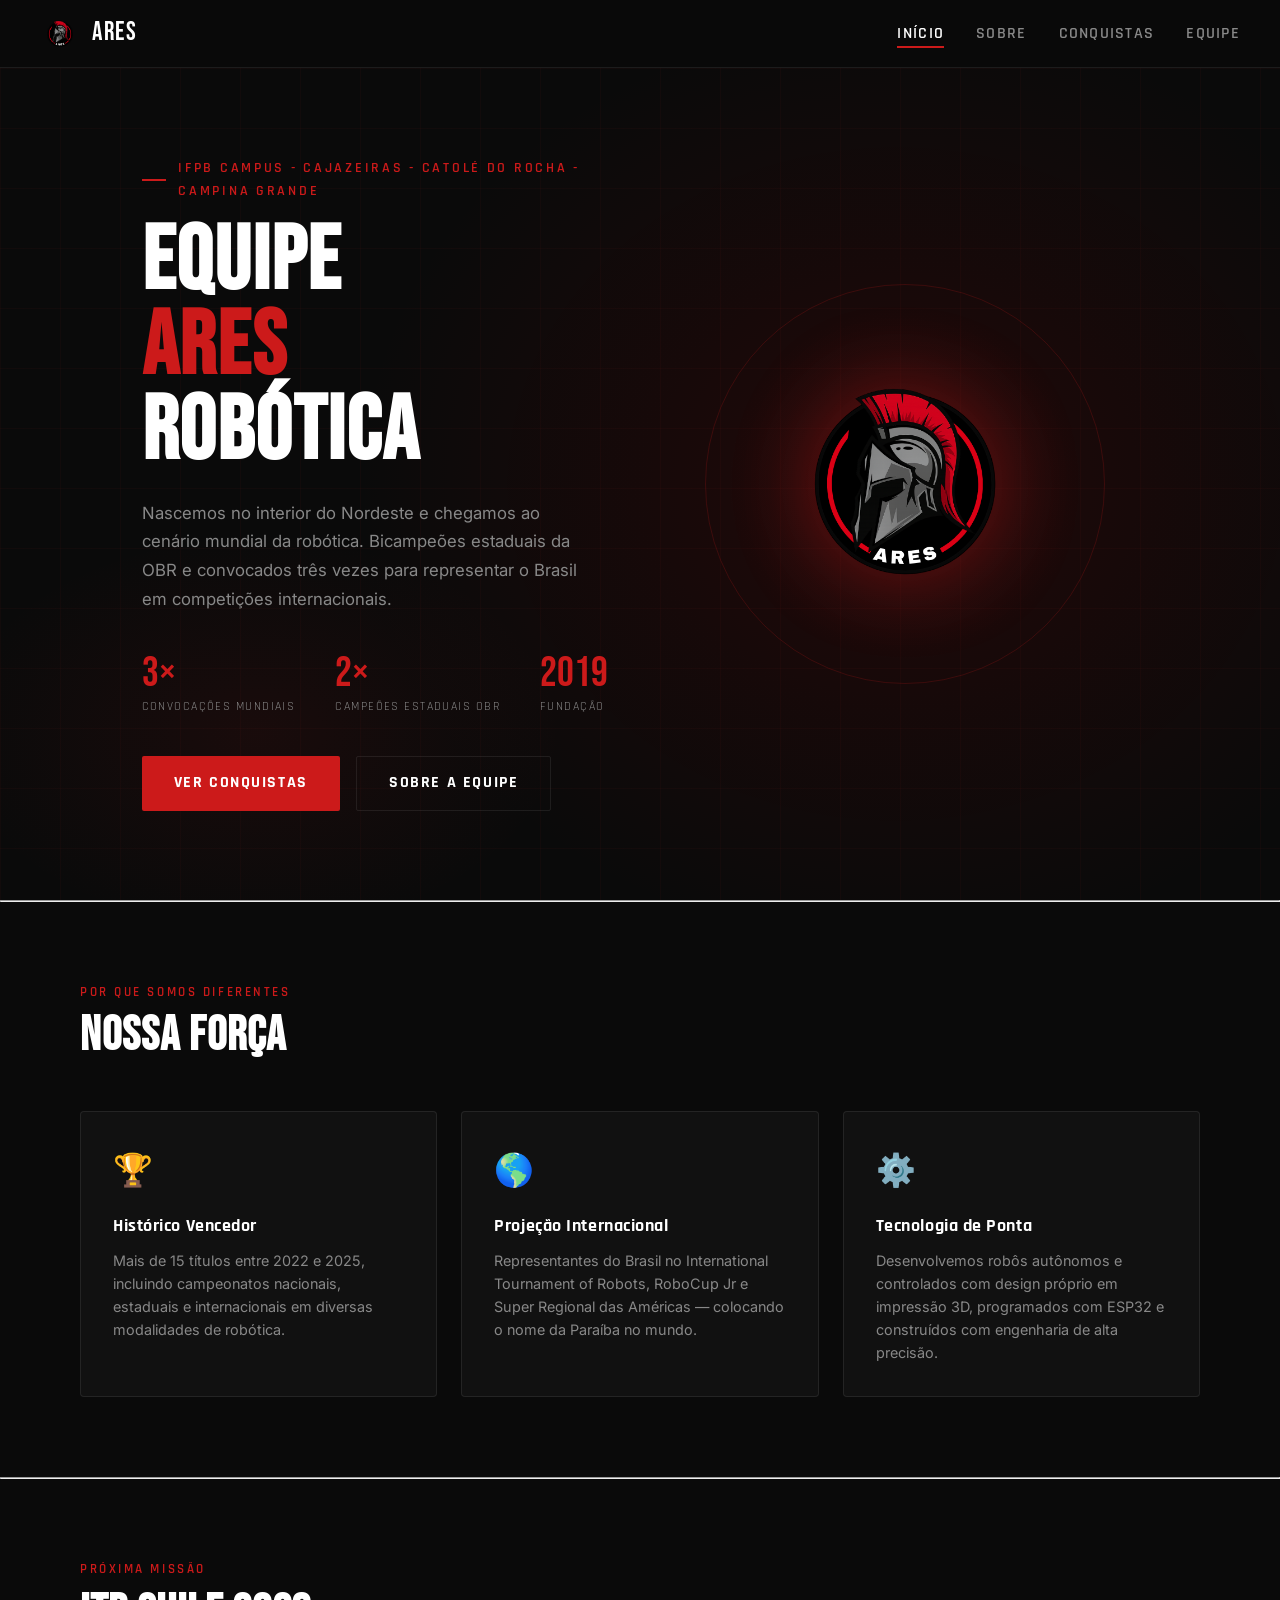
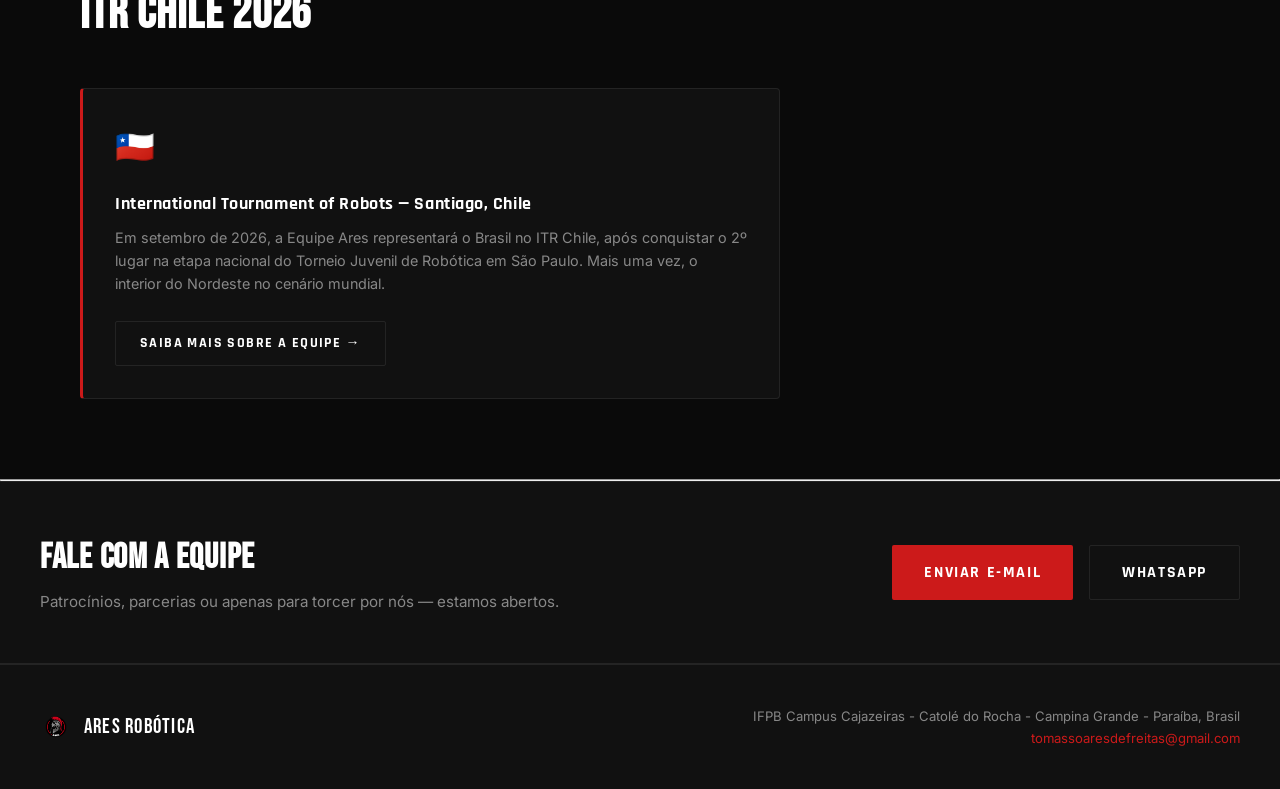
<file: index.html>
<!DOCTYPE html>
<html lang="pt-BR">
<head>
  <meta charset="UTF-8" />
  <meta name="viewport" content="width=device-width, initial-scale=1.0" />
  <title>Equipe Ares — Robótica IFPB</title>
  <meta name="description" content="Equipe Ares de Robótica — IFPB Campus Cajazeiras. Bicampeã estadual da OBR, representante do Brasil em competições mundiais." />
  <link rel="stylesheet" href="css/style.css" />
  <link rel="icon" href="assets/images/logo.png" />
</head>
<body>

  <!-- NAVBAR -->
  <nav class="navbar">
    <a class="nav-logo" href="index.html">
      <img src="assets/images/logo.png" alt="Logo Ares" />
      <span>ARES</span>
    </a>
    <ul class="nav-links">
      <li><a href="index.html">Início</a></li>
      <li><a href="sobre.html">Sobre</a></li>
      <li><a href="conquistas.html">Conquistas</a></li>
      <li><a href="equipe.html">Equipe</a></li>
    </ul>
    <button class="nav-toggle" aria-label="Menu">
      <span></span><span></span><span></span>
    </button>
  </nav>

  <main class="page-content">

    <!-- HERO -->
    <section class="hero">
      <div class="hero-bg"></div>
      <div class="hero-content">
        <div class="hero-text">
          <p class="eyebrow">IFPB Campus - Cajazeiras - Catolé do Rocha - Campina Grande </p>
          <h1>EQUIPE<br /><em>ARES</em><br />ROBÓTICA</h1>
          <p>
            Nascemos no interior do Nordeste e chegamos ao cenário mundial da robótica.
            Bicampeões estaduais da OBR e convocados três vezes para representar o Brasil
            em competições internacionais.
          </p>
          <div class="hero-stats">
            <div class="stat-item">
              <div class="num">3×</div>
              <div class="label">Convocações Mundiais</div>
            </div>
            <div class="stat-item">
              <div class="num">2×</div>
              <div class="label">Campeões Estaduais OBR</div>
            </div>
            <div class="stat-item">
              <div class="num">2019</div>
              <div class="label">Fundação</div>
            </div>
          </div>
          <div class="btn-group">
            <a href="conquistas.html" class="btn btn-primary">Ver Conquistas</a>
            <a href="sobre.html" class="btn btn-outline">Sobre a Equipe</a>
          </div>
        </div>
        <div class="hero-visual">
          <div class="hero-logo-wrap">
            <img src="assets/images/logo.png" alt="Ares Logo" />
          </div>
        </div>
      </div>
    </section>

    <hr class="section-divider" />

    <!-- DESTAQUES -->
    <div class="section">
      <div class="section-header">
        <p class="section-eyebrow">Por que somos diferentes</p>
        <h2 class="section-title">NOSSA FORÇA</h2>
      </div>
      <div class="highlights-grid">
        <div class="card highlight-card">
          <div class="icon">🏆</div>
          <h3>Histórico Vencedor</h3>
          <p>
            Mais de 15 títulos entre 2022 e 2025, incluindo campeonatos nacionais,
            estaduais e internacionais em diversas modalidades de robótica.
          </p>
        </div>
        <div class="card highlight-card">
          <div class="icon">🌎</div>
          <h3>Projeção Internacional</h3>
          <p>
            Representantes do Brasil no International Tournament of Robots, RoboCup Jr
            e Super Regional das Américas — colocando o nome da Paraíba no mundo.
          </p>
        </div>
        <div class="card highlight-card">
          <div class="icon">⚙️</div>
          <h3>Tecnologia de Ponta</h3>
          <p>
            Desenvolvemos robôs autônomos e controlados com design próprio em impressão 3D,
            programados com ESP32 e construídos com engenharia de alta precisão.
          </p>
        </div>
      </div>
    </div>

    <hr class="section-divider" />

    <!-- ITR 2026 CHAMADA -->
    <div class="section">
      <div class="section-header">
        <p class="section-eyebrow">Próxima missão</p>
        <h2 class="section-title">ITR CHILE 2026</h2>
      </div>
      <div class="card highlight-card" style="max-width: 700px; border-left: 3px solid var(--red);">
        <div class="icon">🇨🇱</div>
        <h3>International Tournament of Robots — Santiago, Chile</h3>
        <p>
          Em setembro de 2026, a Equipe Ares representará o Brasil no ITR Chile,
          após conquistar o 2º lugar na etapa nacional do Torneio Juvenil de Robótica
          em São Paulo. Mais uma vez, o interior do Nordeste no cenário mundial.
        </p>
        <br />
        <a href="sobre.html" class="btn btn-outline" style="font-size:0.88rem; padding: 0.65rem 1.5rem;">Saiba mais sobre a equipe →</a>
      </div>
    </div>

    <hr class="section-divider" />

    <!-- CONTATO -->
    <div class="contato-strip">
      <div class="contato-inner">
        <div>
          <h2>FALE COM A EQUIPE</h2>
          <p>Patrocínios, parcerias ou apenas para torcer por nós — estamos abertos.</p>
        </div>
        <div class="contato-links">
          <a href="mailto:tomassoaresdefreitas@gmail.com" class="btn btn-primary">Enviar E-mail</a>
          <a href="https://wa.me/5584996183946" target="_blank" class="btn btn-outline">WhatsApp</a>
        </div>
      </div>
    </div>

  </main>

  <!-- FOOTER -->
  <footer>
    <div class="footer-inner">
      <div class="footer-brand">
        <img src="assets/images/logo.png" alt="Ares" />
        <span>ARES ROBÓTICA</span>
      </div>
      <div class="footer-info">
        IFPB Campus Cajazeiras - Catolé do Rocha - Campina Grande - Paraíba, Brasil<br />
        <a href="mailto:tomassoaresdefreitas@gmail.com">tomassoaresdefreitas@gmail.com</a>
      </div>
    </div>
  </footer>

  <script src="js/main.js"></script>
</body>
</html>
</file>
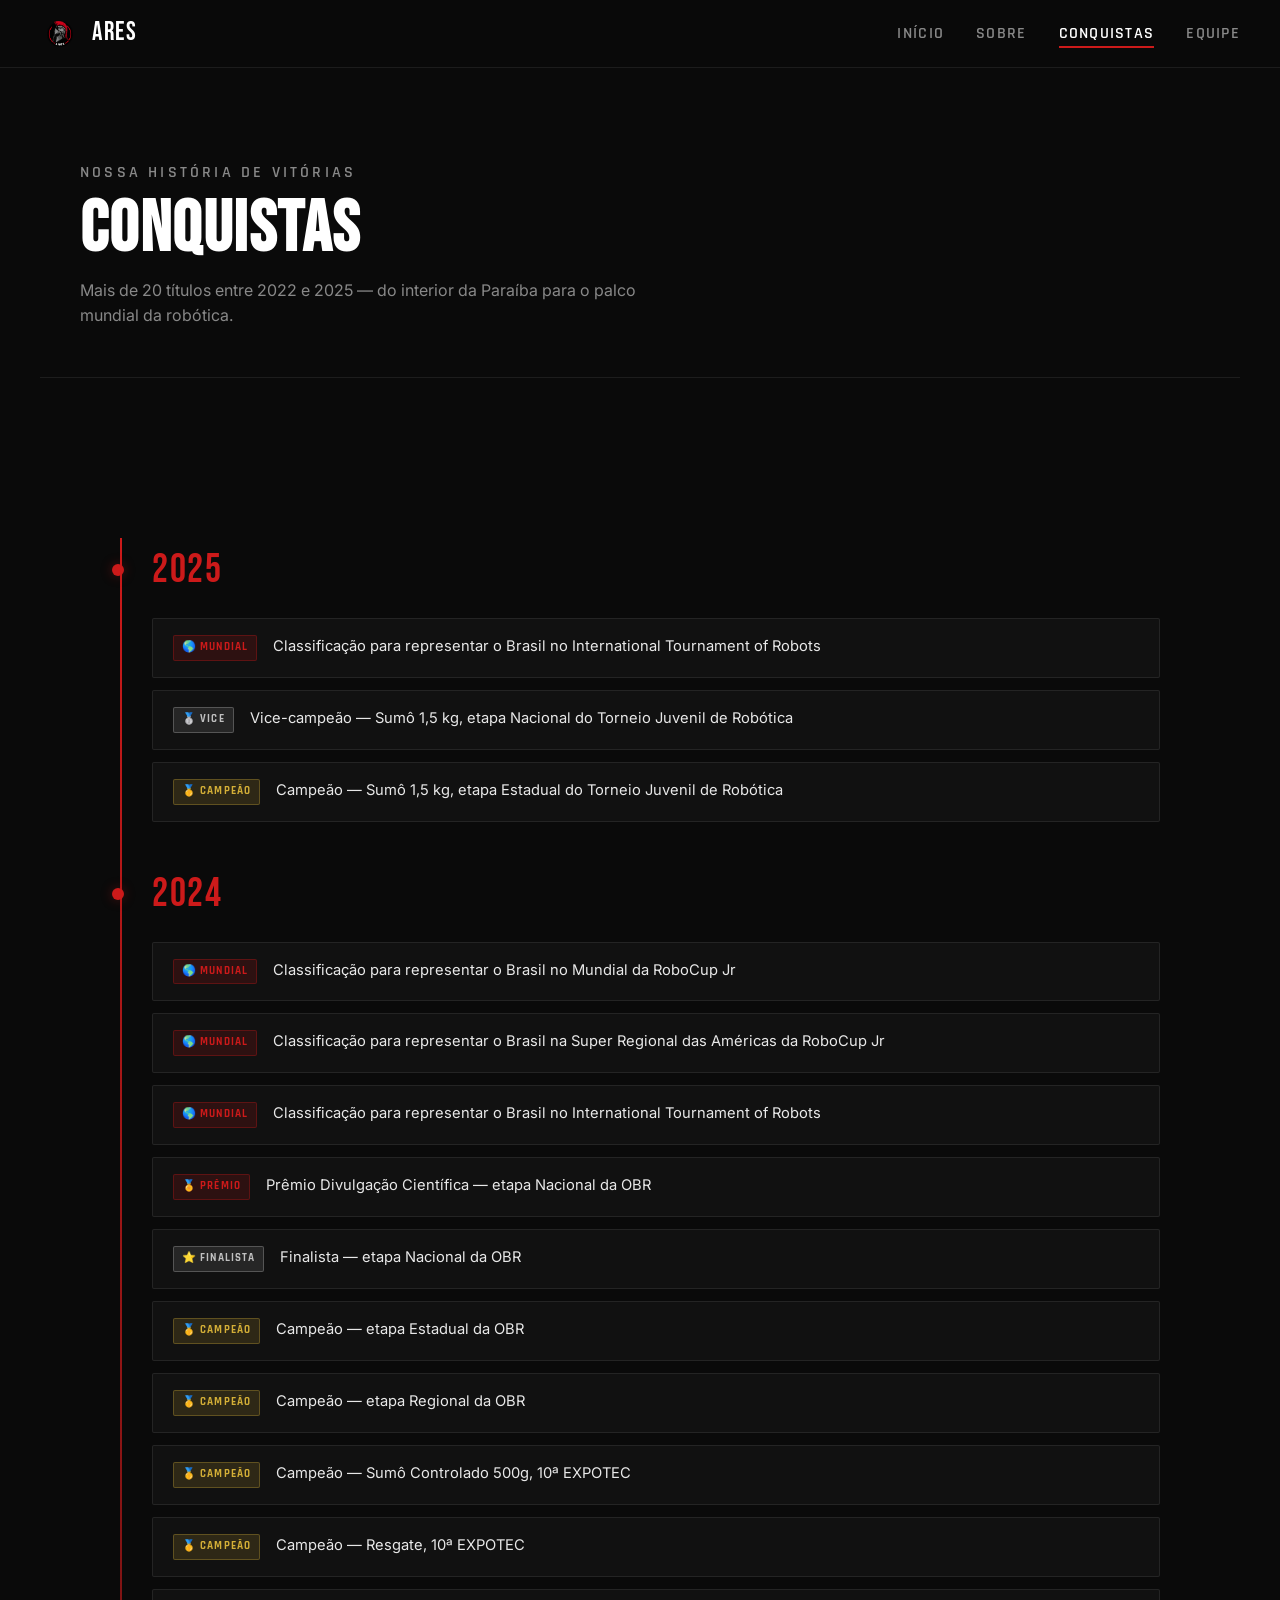
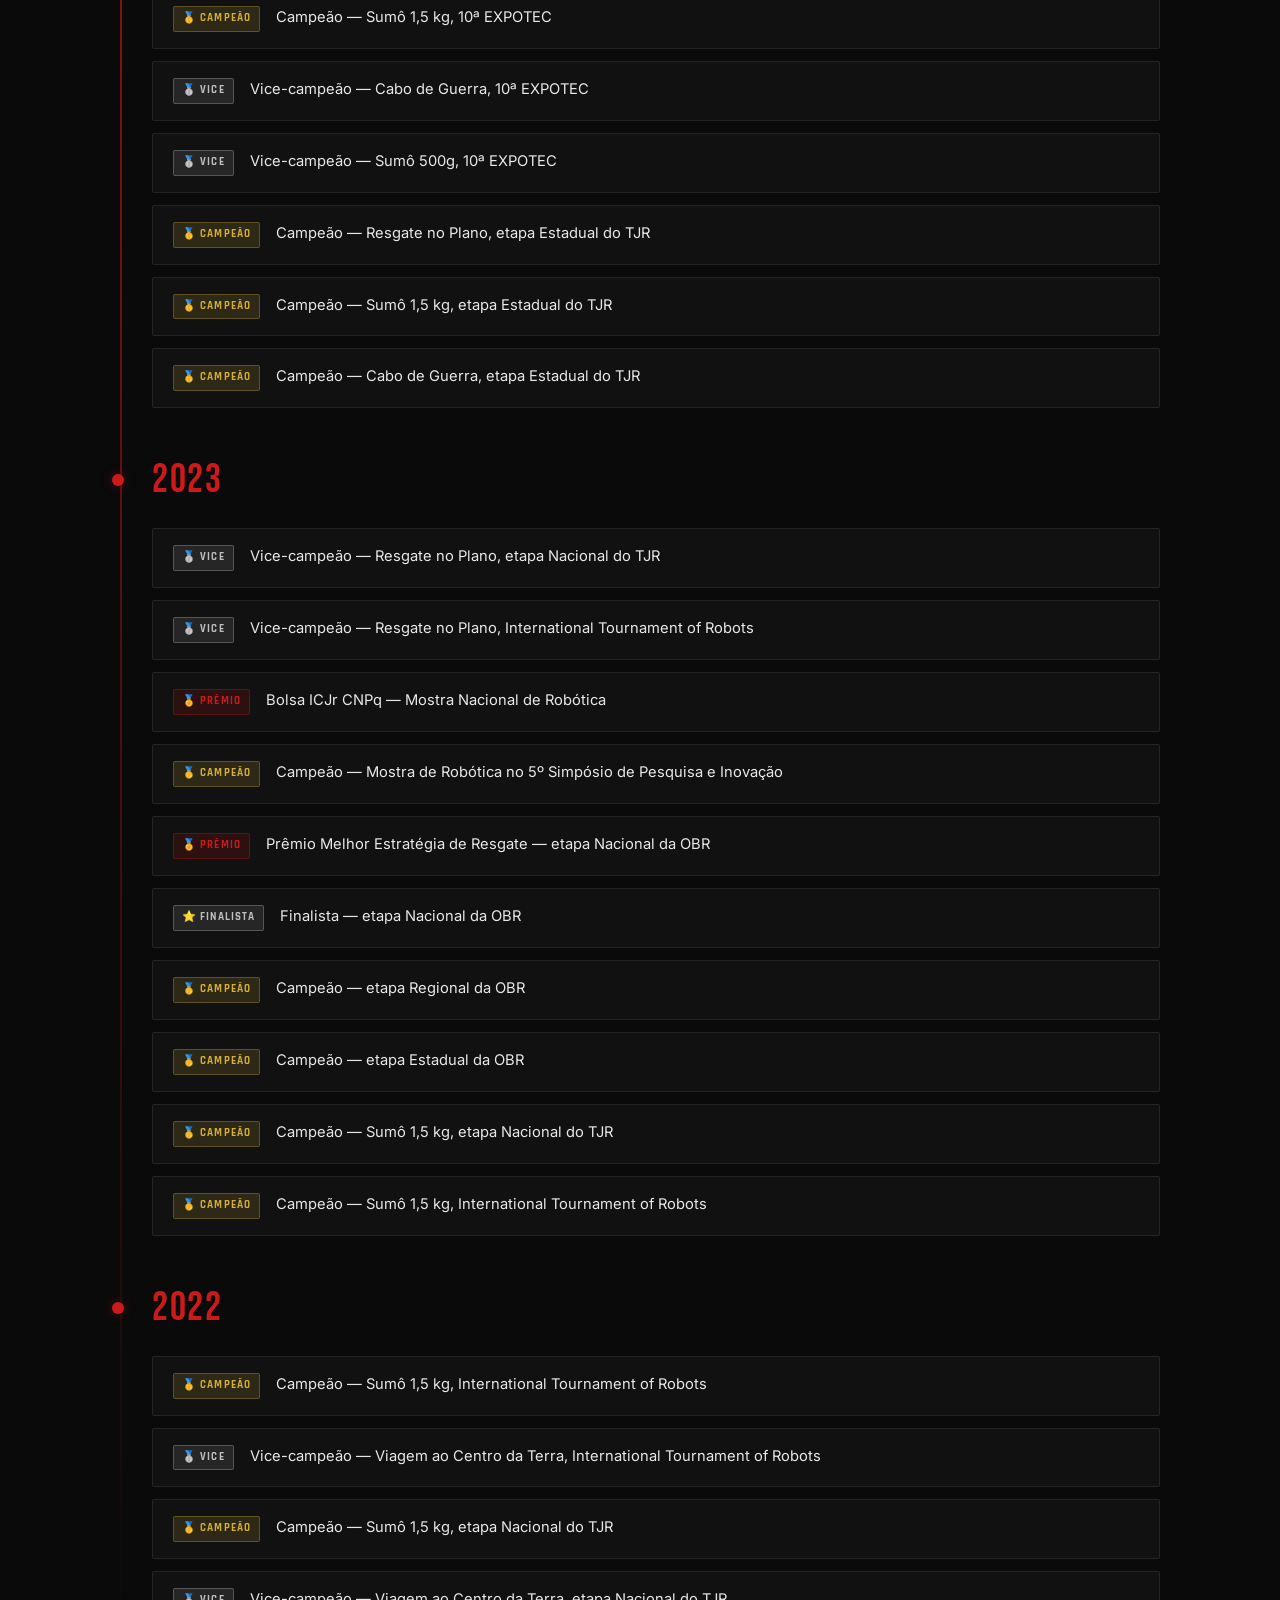
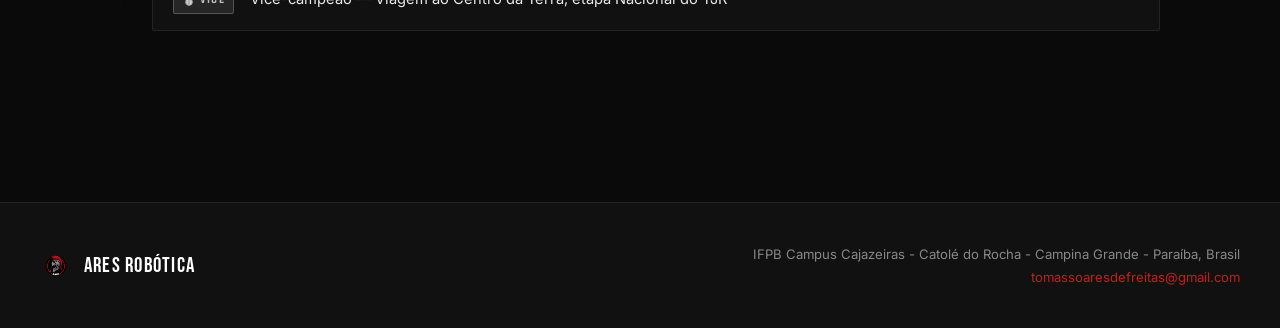
<file: conquistas.html>
<!DOCTYPE html>
<html lang="pt-BR">
<head>
  <meta charset="UTF-8" />
  <meta name="viewport" content="width=device-width, initial-scale=1.0" />
  <title>Conquistas — Equipe Ares Robótica</title>
  <link rel="stylesheet" href="css/style.css" />
  <link rel="icon" href="assets/images/logo.png" />
</head>
<body>

  <nav class="navbar">
    <a class="nav-logo" href="index.html">
      <img src="assets/images/logo.png" alt="Logo Ares" />
      <span>ARES</span>
    </a>
    <ul class="nav-links">
      <li><a href="index.html">Início</a></li>
      <li><a href="sobre.html">Sobre</a></li>
      <li><a href="conquistas.html">Conquistas</a></li>
      <li><a href="equipe.html">Equipe</a></li>
    </ul>
    <button class="nav-toggle" aria-label="Menu">
      <span></span><span></span><span></span>
    </button>
  </nav>

  <main class="page-content">

    <div class="page-hero">
      <p class="section-eyebrow">Nossa história de vitórias</p>
      <h1>CONQUISTAS</h1>
      <p>Mais de 20 títulos entre 2022 e 2025 — do interior da Paraíba para o palco mundial da robótica.</p>
    </div>

    <div class="section" style="padding-bottom: 0;">
      <div> 

<div class="section">
      <div class="timeline">

        <!-- 2025 -->
        <div class="timeline-year">
          <div class="year-label">2025</div>
          <div class="conquistas-list">
            <div class="conquista-item">
              <span class="badge badge-special">🌎 Mundial</span>
              <span>Classificação para representar o Brasil no International Tournament of Robots</span>
            </div>
            <div class="conquista-item">
              <span class="badge badge-silver">🥈 Vice</span>
              <span>Vice-campeão — Sumô 1,5 kg, etapa Nacional do Torneio Juvenil de Robótica</span>
            </div>
            <div class="conquista-item">
              <span class="badge badge-gold">🥇 Campeão</span>
              <span>Campeão — Sumô 1,5 kg, etapa Estadual do Torneio Juvenil de Robótica</span>
            </div>
          </div>
        </div>

        <!-- 2024 -->
        <div class="timeline-year">
          <div class="year-label">2024</div>
          <div class="conquistas-list">
            <div class="conquista-item">
              <span class="badge badge-special">🌎 Mundial</span>
              <span>Classificação para representar o Brasil no Mundial da RoboCup Jr</span>
            </div>
            <div class="conquista-item">
              <span class="badge badge-special">🌎 Mundial</span>
              <span>Classificação para representar o Brasil na Super Regional das Américas da RoboCup Jr</span>
            </div>
            <div class="conquista-item">
              <span class="badge badge-special">🌎 Mundial</span>
              <span>Classificação para representar o Brasil no International Tournament of Robots</span>
            </div>
            <div class="conquista-item">
              <span class="badge badge-special">🏅 Prêmio</span>
              <span>Prêmio Divulgação Científica — etapa Nacional da OBR</span>
            </div>
            <div class="conquista-item">
              <span class="badge badge-silver">⭐ Finalista</span>
              <span>Finalista — etapa Nacional da OBR</span>
            </div>
            <div class="conquista-item">
              <span class="badge badge-gold">🥇 Campeão</span>
              <span>Campeão — etapa Estadual da OBR</span>
            </div>
            <div class="conquista-item">
              <span class="badge badge-gold">🥇 Campeão</span>
              <span>Campeão — etapa Regional da OBR</span>
            </div>
            <div class="conquista-item">
              <span class="badge badge-gold">🥇 Campeão</span>
              <span>Campeão — Sumô Controlado 500g, 10ª EXPOTEC</span>
            </div>
            <div class="conquista-item">
              <span class="badge badge-gold">🥇 Campeão</span>
              <span>Campeão — Resgate, 10ª EXPOTEC</span>
            </div>
            <div class="conquista-item">
              <span class="badge badge-gold">🥇 Campeão</span>
              <span>Campeão — Sumô 1,5 kg, 10ª EXPOTEC</span>
            </div>
            <div class="conquista-item">
              <span class="badge badge-silver">🥈 Vice</span>
              <span>Vice-campeão — Cabo de Guerra, 10ª EXPOTEC</span>
            </div>
            <div class="conquista-item">
              <span class="badge badge-silver">🥈 Vice</span>
              <span>Vice-campeão — Sumô 500g, 10ª EXPOTEC</span>
            </div>
            <div class="conquista-item">
              <span class="badge badge-gold">🥇 Campeão</span>
              <span>Campeão — Resgate no Plano, etapa Estadual do TJR</span>
            </div>
            <div class="conquista-item">
              <span class="badge badge-gold">🥇 Campeão</span>
              <span>Campeão — Sumô 1,5 kg, etapa Estadual do TJR</span>
            </div>
            <div class="conquista-item">
              <span class="badge badge-gold">🥇 Campeão</span>
              <span>Campeão — Cabo de Guerra, etapa Estadual do TJR</span>
            </div>
          </div>
        </div>

        <!-- 2023 -->
        <div class="timeline-year">
          <div class="year-label">2023</div>
          <div class="conquistas-list">
            <div class="conquista-item">
              <span class="badge badge-silver">🥈 Vice</span>
              <span>Vice-campeão — Resgate no Plano, etapa Nacional do TJR</span>
            </div>
            <div class="conquista-item">
              <span class="badge badge-silver">🥈 Vice</span>
              <span>Vice-campeão — Resgate no Plano, International Tournament of Robots</span>
            </div>
            <div class="conquista-item">
              <span class="badge badge-special">🏅 Prêmio</span>
              <span>Bolsa ICJr CNPq — Mostra Nacional de Robótica</span>
            </div>
            <div class="conquista-item">
              <span class="badge badge-gold">🥇 Campeão</span>
              <span>Campeão — Mostra de Robótica no 5º Simpósio de Pesquisa e Inovação</span>
            </div>
            <div class="conquista-item">
              <span class="badge badge-special">🏅 Prêmio</span>
              <span>Prêmio Melhor Estratégia de Resgate — etapa Nacional da OBR</span>
            </div>
            <div class="conquista-item">
              <span class="badge badge-silver">⭐ Finalista</span>
              <span>Finalista — etapa Nacional da OBR</span>
            </div>
            <div class="conquista-item">
              <span class="badge badge-gold">🥇 Campeão</span>
              <span>Campeão — etapa Regional da OBR</span>
            </div>
            <div class="conquista-item">
              <span class="badge badge-gold">🥇 Campeão</span>
              <span>Campeão — etapa Estadual da OBR</span>
            </div>
            <div class="conquista-item">
              <span class="badge badge-gold">🥇 Campeão</span>
              <span>Campeão — Sumô 1,5 kg, etapa Nacional do TJR</span>
            </div>
            <div class="conquista-item">
              <span class="badge badge-gold">🥇 Campeão</span>
              <span>Campeão — Sumô 1,5 kg, International Tournament of Robots</span>
            </div>
          </div>
        </div>

        <!-- 2022 -->
        <div class="timeline-year">
          <div class="year-label">2022</div>
          <div class="conquistas-list">
            <div class="conquista-item">
              <span class="badge badge-gold">🥇 Campeão</span>
              <span>Campeão — Sumô 1,5 kg, International Tournament of Robots</span>
            </div>
            <div class="conquista-item">
              <span class="badge badge-silver">🥈 Vice</span>
              <span>Vice-campeão — Viagem ao Centro da Terra, International Tournament of Robots</span>
            </div>
            <div class="conquista-item">
              <span class="badge badge-gold">🥇 Campeão</span>
              <span>Campeão — Sumô 1,5 kg, etapa Nacional do TJR</span>
            </div>
            <div class="conquista-item">
              <span class="badge badge-silver">🥈 Vice</span>
              <span>Vice-campeão — Viagem ao Centro da Terra, etapa Nacional do TJR</span>
            </div>
          </div>
        </div>

      </div><!-- /timeline -->
    </div>
      </div>
    </div>
    <br><br>



  </main>

  <footer>
    <div class="footer-inner">
      <div class="footer-brand">
        <img src="assets/images/logo.png" alt="Ares" />
        <span>ARES ROBÓTICA</span>
      </div>
      <div class="footer-info">
        IFPB Campus Cajazeiras - Catolé do Rocha - Campina Grande - Paraíba, Brasil<br />
        <a href="mailto:tomassoaresdefreitas@gmail.com">tomassoaresdefreitas@gmail.com</a>
      </div>
    </div>
  </footer>

  <script src="js/main.js"></script>
</body>
</html>
</file>
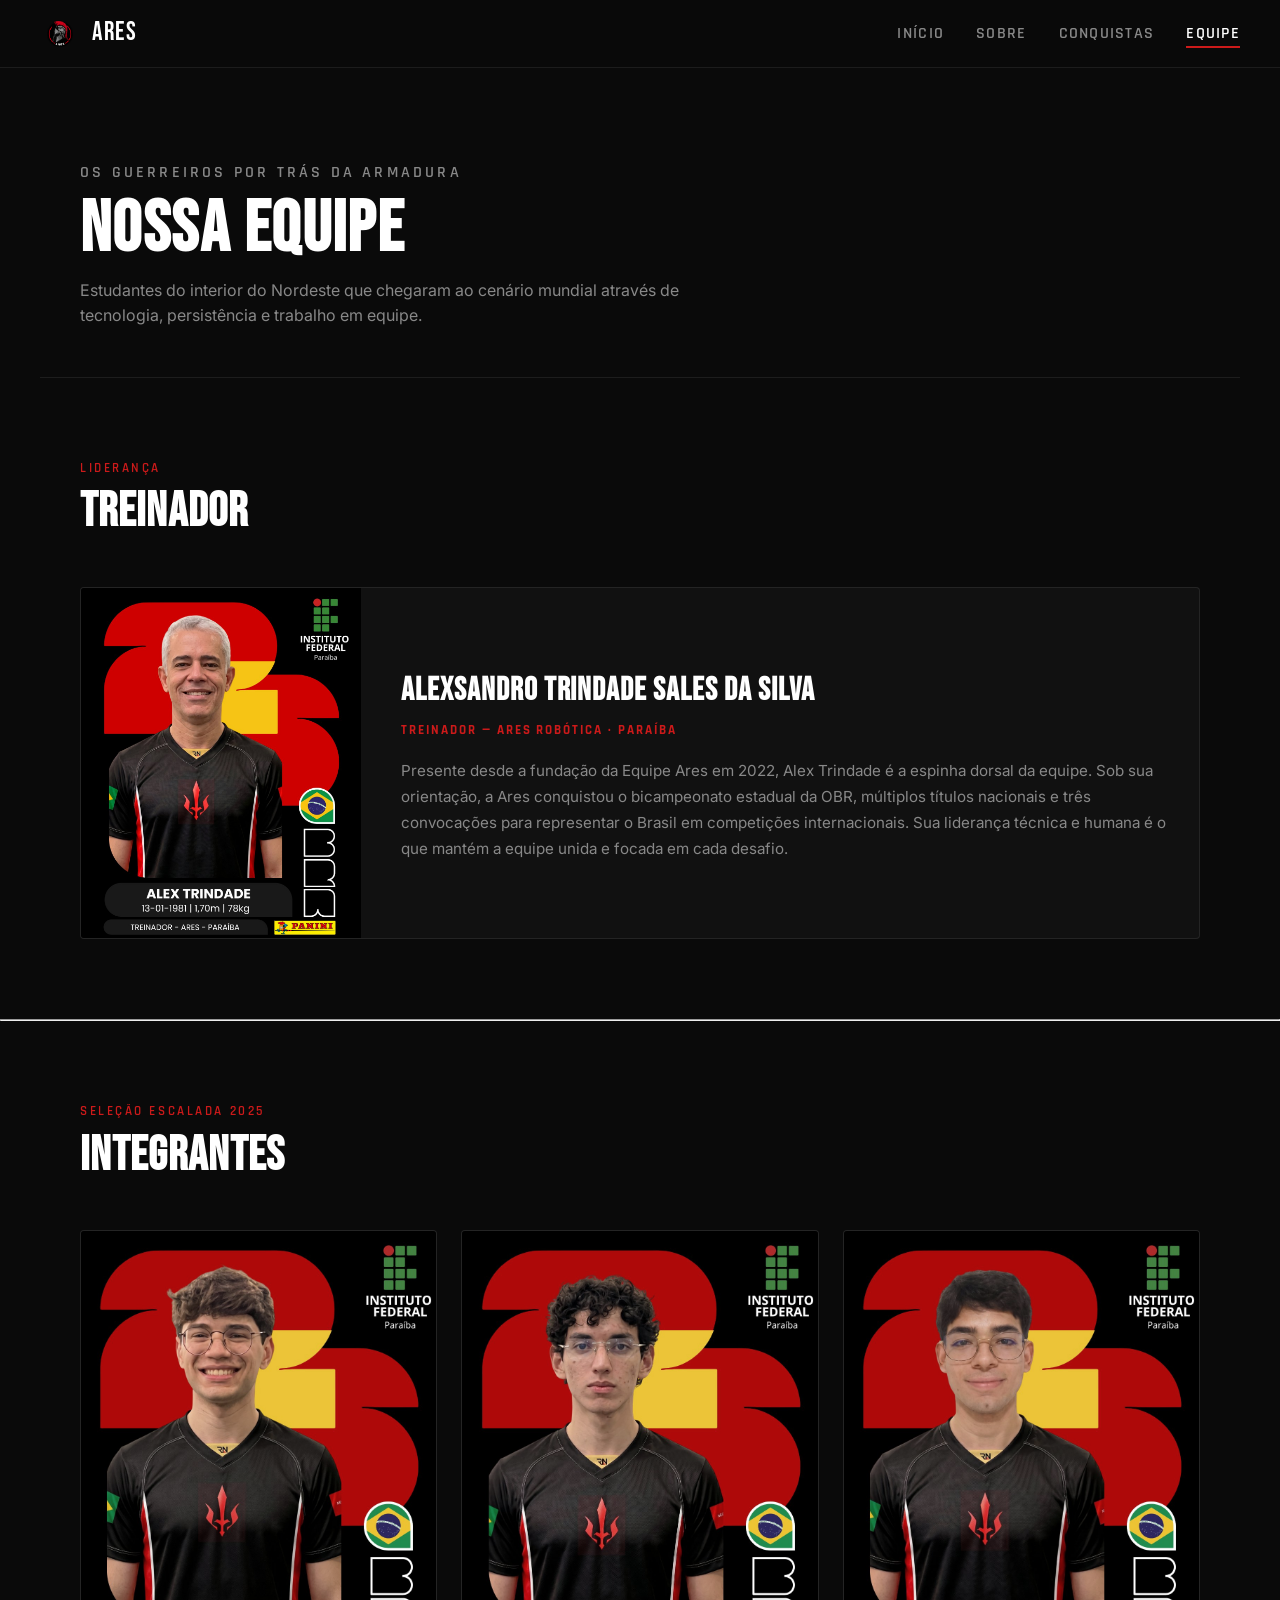
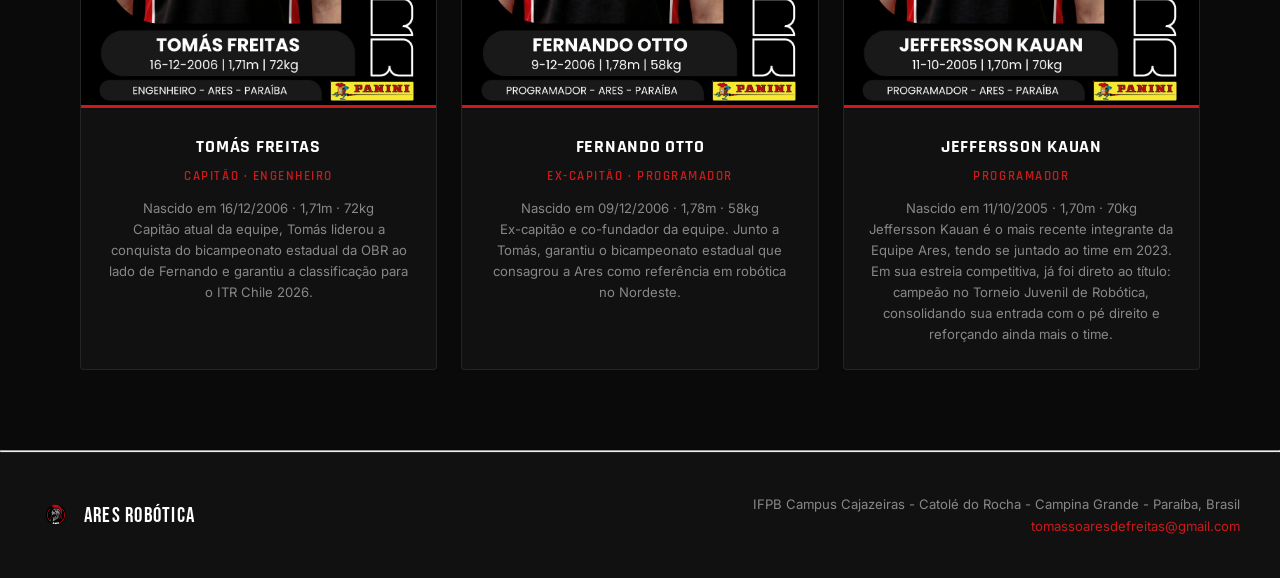
<file: equipe.html>
<!DOCTYPE html>
<html lang="pt-BR">
<head>
  <meta charset="UTF-8" />
  <meta name="viewport" content="width=device-width, initial-scale=1.0" />
  <title>Equipe — Ares Robótica</title>
  <link rel="stylesheet" href="css/style.css" />
  <link rel="icon" href="assets/images/logo.png" />

</head>
<body>

  <!-- NAVBAR -->
  <nav class="navbar">
    <a class="nav-logo" href="index.html">
      <img src="assets/images/logo.png" alt="Logo Ares" />
      <span>ARES</span>
    </a>
    <ul class="nav-links">
      <li><a href="index.html">Início</a></li>
      <li><a href="sobre.html">Sobre</a></li>
      <li><a href="conquistas.html">Conquistas</a></li>
      <li><a href="equipe.html">Equipe</a></li>
    </ul>
    <button class="nav-toggle" aria-label="Menu">
      <span></span><span></span><span></span>
    </button>
  </nav>

  <main class="page-content">

    <div class="page-hero">
      <p class="section-eyebrow">Os guerreiros por trás da armadura</p>
      <h1>NOSSA EQUIPE</h1>
      <p>Estudantes do interior do Nordeste que chegaram ao cenário mundial através de tecnologia, persistência e trabalho em equipe.</p>
    </div>


      <div class="section">
        <div class="section-header">
          <p class="section-eyebrow">Liderança</p>
          <h2 class="section-title">TREINADOR</h2>
        </div>
        <div class="card trainer-card">
          <img src="assets/images/alex.png" alt="Alex Trindade" />
          <div class="trainer-info">
            <h3>ALEXSANDRO TRINDADE SALES DA SILVA</h3>
            <p class="role">Treinador — Ares Robótica · Paraíba</p>
            <p>
            Presente desde a fundação da Equipe Ares em 2022, Alex Trindade é a espinha dorsal
            da equipe. Sob sua orientação, a Ares conquistou o bicampeonato estadual da OBR,
            múltiplos títulos nacionais e três convocações para representar o Brasil em competições
            internacionais. Sua liderança técnica e humana é o que mantém a equipe unida e focada
            em cada desafio.
            </p>
          </div>
        </div>
      </div>


    <hr class="section-divider" />

    <!-- INTEGRANTES -->
    <div class="section">
      <div class="section-header">
        <p class="section-eyebrow">Seleção Escalada 2025</p>
        <h2 class="section-title">INTEGRANTES</h2>
      </div>
      <div class="team-grid">

        <!-- Tomás -->
        <div class="card member-card">
          <img class="member-img" src="assets/images/tomas.png" alt="Tomás Freitas" />
          <div class="member-info">
            <h3>TOMÁS FREITAS</h3>
            <p class="member-role">Capitão · Engenheiro</p>
            <p class="member-meta">
              Nascido em 16/12/2006 · 1,71m · 72kg<br />
              Capitão atual da equipe, Tomás liderou a conquista do bicampeonato estadual
              da OBR ao lado de Fernando e garantiu a classificação para o ITR Chile 2026.
            </p>
          </div>
        </div>

        <!-- Fernando -->
        <div class="card member-card">
          <img class="member-img" src="assets/images/fernando.png" alt="Fernando Otto" />
          <div class="member-info">
            <h3>FERNANDO OTTO</h3>
            <p class="member-role">Ex-Capitão · Programador</p>
            <p class="member-meta">
              Nascido em 09/12/2006 · 1,78m · 58kg<br />
              Ex-capitão e co-fundador da equipe. Junto a Tomás, garantiu o bicampeonato
              estadual que consagrou a Ares como referência em robótica no Nordeste.
            </p>
          </div>
        </div>

        <!-- Jeffersson -->
        <div class="card member-card">
          <img class="member-img" src="assets/images/jeffersson.png" alt="Jeffersson Kauan" />
          <div class="member-info">
            <h3>JEFFERSSON KAUAN</h3>
            <p class="member-role">Programador</p>
            <p class="member-meta">
              Nascido em 11/10/2005 · 1,70m · 70kg<br />
              <p class="member-meta">Jeffersson Kauan é o mais recente integrante da Equipe Ares, tendo se juntado ao time em 2023. 
                Em sua estreia competitiva, já foi direto ao título: campeão no Torneio Juvenil de Robótica, 
                consolidando sua entrada com o pé direito e reforçando ainda mais o time.
              </p>
            </p>
          </div>
        </div>

      </div>
    </div>

    <hr class="section-divider" />


  </main>

  <footer>
    <div class="footer-inner">
      <div class="footer-brand">
        <img src="assets/images/logo.png" alt="Ares" />
        <span>ARES ROBÓTICA</span>
      </div>
      <div class="footer-info">
        IFPB Campus Cajazeiras - Catolé do Rocha - Campina Grande - Paraíba, Brasil<br />
        <a href="mailto:tomassoaresdefreitas@gmail.com">tomassoaresdefreitas@gmail.com</a>
      </div>
    </div>
  </footer>

  <script src="js/main.js"></script>
</body>
</html>
</file>
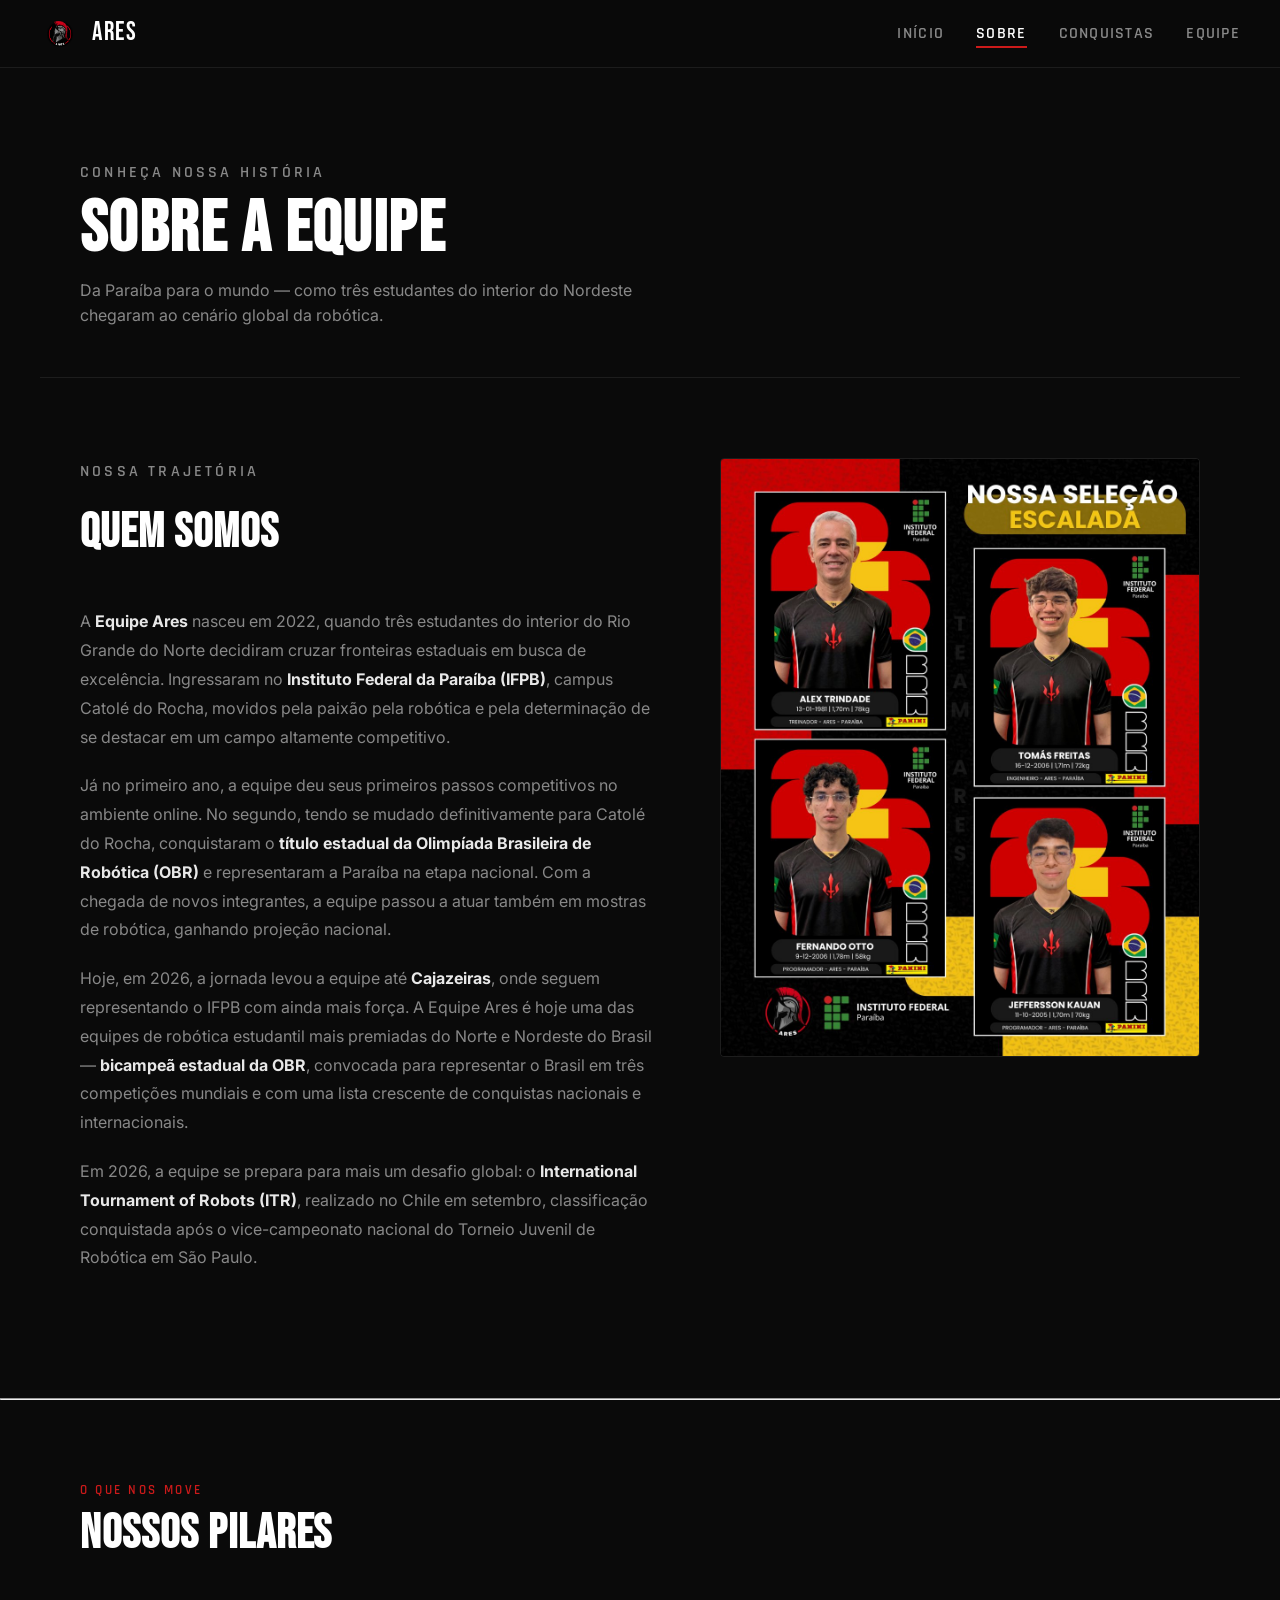
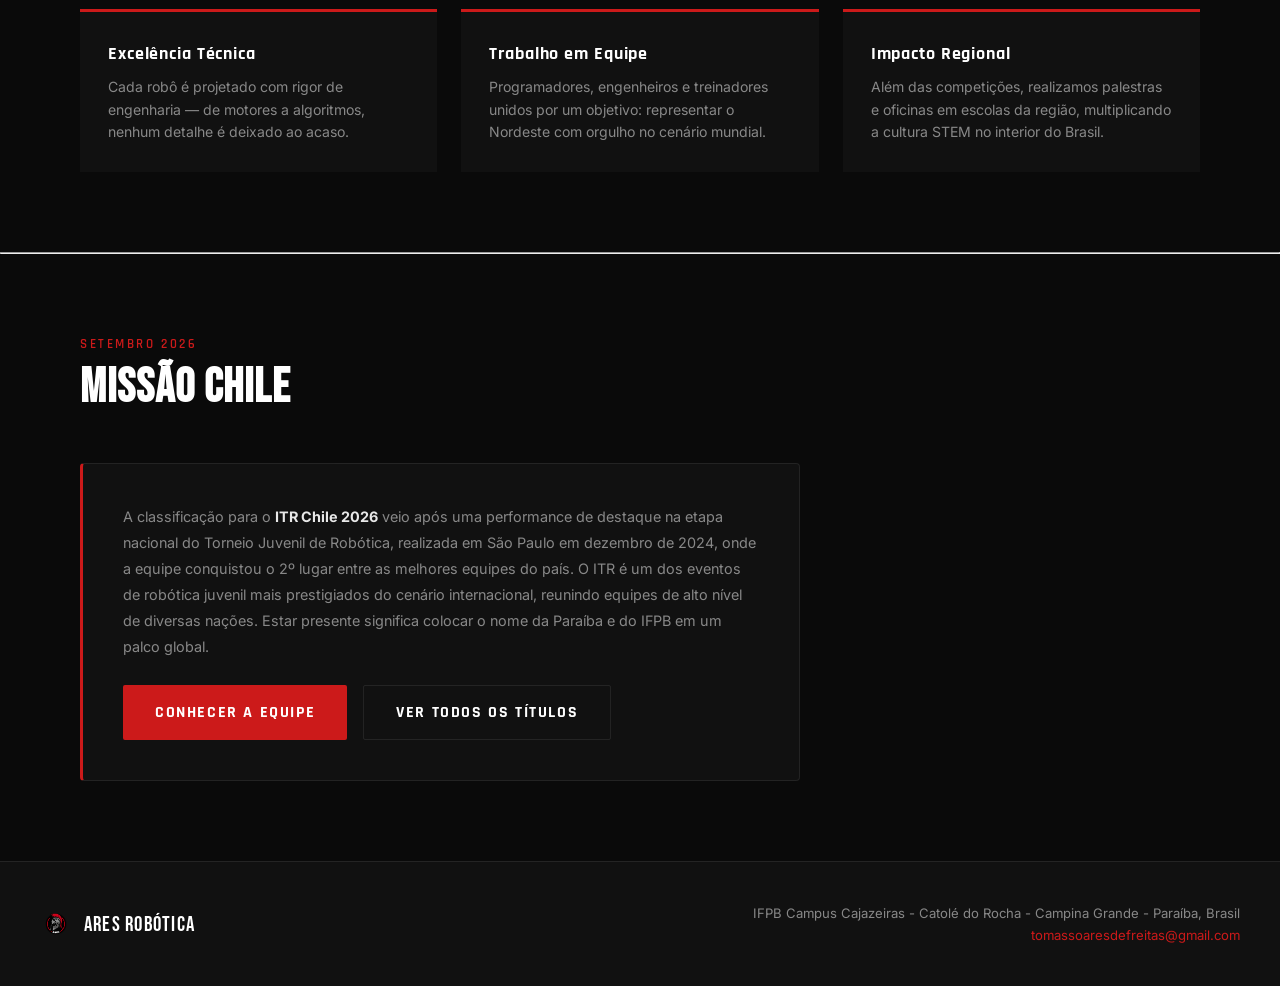
<file: sobre.html>
<!DOCTYPE html>
<html lang="pt-BR">
<head>
  <meta charset="UTF-8" />
  <meta name="viewport" content="width=device-width, initial-scale=1.0" />
  <title>Sobre — Equipe Ares Robótica</title>
  <link rel="stylesheet" href="css/style.css" />
  <link rel="icon" href="assets/images/logo.png" />
</head>
<body>

  <!-- NAVBAR -->
  <nav class="navbar">
    <a class="nav-logo" href="index.html">
      <img src="assets/images/logo.png" alt="Logo Ares" />
      <span>ARES</span>
    </a>
    <ul class="nav-links">
      <li><a href="index.html">Início</a></li>
      <li><a href="sobre.html">Sobre</a></li>
      <li><a href="conquistas.html">Conquistas</a></li>
      <li><a href="equipe.html">Equipe</a></li>
    </ul>
    <button class="nav-toggle" aria-label="Menu">
      <span></span><span></span><span></span>
    </button>
  </nav>

  <main class="page-content">

    <div class="page-hero">
      <p class="section-eyebrow">Conheça nossa história</p>
      <h1>SOBRE A EQUIPE</h1>
      <p>Da Paraíba para o mundo — como três estudantes do interior do Nordeste chegaram ao cenário global da robótica.</p>
    </div>



    <!-- HISTÓRIA -->
    <div class="section">
      <div class="sobre-grid">
        <div class="sobre-text">
          <div class="section-header">
            <p class="section-eyebrow">Nossa trajetória</p>
            <h2 class="section-title">QUEM SOMOS</h2>
          </div>


          
         
               
          <p>
            A <strong>Equipe Ares</strong> nasceu em 2022, quando três estudantes do interior do
            Rio Grande do Norte decidiram cruzar fronteiras estaduais em busca de excelência.
            Ingressaram no <strong>Instituto Federal da Paraíba (IFPB)</strong>, campus Catolé do Rocha,
            movidos pela paixão pela robótica e pela determinação de se destacar em um campo
            altamente competitivo.
          </p>
          <p>
            Já no primeiro ano, a equipe deu seus primeiros passos competitivos no ambiente online.
            No segundo, tendo se mudado definitivamente para Catolé do Rocha, conquistaram o
            <strong>título estadual da Olimpíada Brasileira de Robótica (OBR)</strong> e representaram a
            Paraíba na etapa nacional. Com a chegada de novos integrantes, a equipe passou a
            atuar também em mostras de robótica, ganhando projeção nacional.
          </p>
          <p>
            Hoje, em 2026, a jornada levou a equipe até <strong>Cajazeiras</strong>, onde seguem
            representando o IFPB com ainda mais força. A Equipe Ares é hoje uma das equipes
            de robótica estudantil mais premiadas do Norte e Nordeste do Brasil —
            <strong>bicampeã estadual da OBR</strong>, convocada para representar o Brasil em três
            competições mundiais e com uma lista crescente de conquistas nacionais e internacionais.
          </p>
          <p>
            Em 2026, a equipe se prepara para mais um desafio global: o
            <strong>International Tournament of Robots (ITR)</strong>, realizado no Chile em setembro,
            classificação conquistada após o vice-campeonato nacional do Torneio Juvenil de
            Robótica em São Paulo.
          </p>
          <br>




          
        </div>
        <div class="sobre-img-wrap">
          <img src="assets/images/escalacao.png" alt="Seleção Equipe Ares 2025" />
        </div>
      </div>
    </div>

    

    <hr class="section-divider" />

    <!-- VALORES -->
    <div class="section">
      <div class="section-header">
        <p class="section-eyebrow">O que nos move</p>
        <h2 class="section-title">NOSSOS PILARES</h2>
      </div>
      <div class="mission-grid">
        <div class="mission-item">
          <h4>Excelência Técnica</h4>
          <p>Cada robô é projetado com rigor de engenharia — de motores a algoritmos, nenhum detalhe é deixado ao acaso.</p>
        </div>
        <div class="mission-item">
          <h4>Trabalho em Equipe</h4>
          <p>Programadores, engenheiros e treinadores unidos por um objetivo: representar o Nordeste com orgulho no cenário mundial.</p>
        </div>
        <div class="mission-item">
          <h4>Impacto Regional</h4>
          <p>Além das competições, realizamos palestras e oficinas em escolas da região, multiplicando a cultura STEM no interior do Brasil.</p>
        </div>
      </div>
    </div>

    <hr class="section-divider" />

    <!-- MISSÃO ITR 2026 -->
    <div class="section">
      <div class="section-header">
        <p class="section-eyebrow">Setembro 2026</p>
        <h2 class="section-title">MISSÃO CHILE</h2>
      </div>
      <div class="card highlight-card" style="max-width: 720px; border-left: 3px solid var(--red); padding: 2.5rem;">
        <p style="color: var(--muted); line-height: 1.8;">
          A classificação para o <strong style="color: var(--text);">ITR Chile 2026</strong> veio após uma performance
          de destaque na etapa nacional do Torneio Juvenil de Robótica, realizada em
          São Paulo em dezembro de 2024, onde a equipe conquistou o 2º lugar entre as
          melhores equipes do país. O ITR é um dos eventos de robótica juvenil mais
          prestigiados do cenário internacional, reunindo equipes de alto nível de diversas nações.
          Estar presente significa colocar o nome da Paraíba e do IFPB em um palco global.
        </p>
        <br />
        <div class="btn-group">
          <a href="equipe.html" class="btn btn-primary">Conhecer a equipe</a>
          <a href="conquistas.html" class="btn btn-outline">Ver todos os títulos</a>
        </div>
      </div>
    </div>

  </main>

  <footer>
    <div class="footer-inner">
      <div class="footer-brand">
        <img src="assets/images/logo.png" alt="Ares" />
        <span>ARES ROBÓTICA</span>
      </div>
      <div class="footer-info">
        IFPB Campus Cajazeiras - Catolé do Rocha - Campina Grande - Paraíba, Brasil<br />
        <a href="mailto:tomassoaresdefreitas@gmail.com">tomassoaresdefreitas@gmail.com</a>
      </div>
    </div>
  </footer>

  <script src="js/main.js"></script>
</body>
</html>
</file>
<file: css/style.css>
/* ===========================
   ARES ROBÓTICA — GLOBAL CSS
   =========================== */

@import url('https://fonts.googleapis.com/css2?family=Bebas+Neue&family=Inter:wght@300;400;500;600;700&family=Rajdhani:wght@500;600;700&display=swap');

/* ── TOKENS ── */
:root {
  --red:      #CC1A1A;
  --red-dark: #8B0000;
  --red-glow: rgba(204, 26, 26, 0.35);
  --black:    #0A0A0A;
  --surface:  #111111;
  --surface2: #1A1A1A;
  --border:   rgba(255,255,255,0.08);
  --text:     #E8E8E8;
  --muted:    #888888;
  --white:    #FFFFFF;

  --font-display: 'Bebas Neue', sans-serif;
  --font-ui:      'Rajdhani', sans-serif;
  --font-body:    'Inter', sans-serif;
}

/* ── RESET ── */
*, *::before, *::after { box-sizing: border-box; margin: 0; padding: 0; }
html { scroll-behavior: smooth; }
body {
  background: var(--black);
  color: var(--text);
  font-family: var(--font-body);
  font-size: 16px;
  line-height: 1.6;
  overflow-x: hidden;
}
a { color: inherit; text-decoration: none; }
img { max-width: 100%; display: block; }
ul { list-style: none; }

/* ── NAVBAR ── */
.navbar {
  position: fixed;
  top: 0; left: 0; right: 0;
  z-index: 100;
  display: flex;
  align-items: center;
  justify-content: space-between;
  padding: 0 2.5rem;
  height: 68px;
  background: rgba(10, 10, 10, 0.92);
  backdrop-filter: blur(12px);
  border-bottom: 1px solid var(--border);
}
.nav-logo {
  display: flex;
  align-items: center;
  gap: 0.75rem;
}
.nav-logo img {
  width: 40px;
  height: 40px;
  object-fit: contain;
}
.nav-logo span {
  font-family: var(--font-display);
  font-size: 1.6rem;
  letter-spacing: 0.06em;
  color: var(--white);
}
.nav-links {
  display: flex;
  gap: 2rem;
}
.nav-links a {
  font-family: var(--font-ui);
  font-size: 1rem;
  font-weight: 600;
  letter-spacing: 0.08em;
  text-transform: uppercase;
  color: var(--muted);
  transition: color 0.2s;
  position: relative;
  padding-bottom: 4px;
}
.nav-links a::after {
  content: '';
  position: absolute;
  bottom: 0; left: 0;
  width: 0; height: 2px;
  background: var(--red);
  transition: width 0.25s;
}
.nav-links a:hover,
.nav-links a.active { color: var(--white); }
.nav-links a:hover::after,
.nav-links a.active::after { width: 100%; }

/* hamburger */
.nav-toggle {
  display: none;
  flex-direction: column;
  gap: 5px;
  cursor: pointer;
  background: none; border: none;
}
.nav-toggle span {
  width: 26px; height: 2px;
  background: var(--text);
  transition: all 0.3s;
}

/* ── PAGE WRAPPER ── */
.page-content { padding-top: 68px; }

/* ── HERO (index) ── */
.hero {
  position: relative;
  min-height: calc(100vh - 68px);
  display: flex;
  align-items: center;
  overflow: hidden;
}
.hero-bg {
  position: absolute;
  inset: 0;
  background:
    radial-gradient(ellipse 60% 80% at 70% 50%, rgba(140,0,0,0.18) 0%, transparent 70%),
    radial-gradient(ellipse 40% 40% at 20% 80%, rgba(204,26,26,0.08) 0%, transparent 60%),
    var(--black);
}
.hero-bg::before {
  content: '';
  position: absolute;
  inset: 0;
  background-image:
    linear-gradient(rgba(204,26,26,0.04) 1px, transparent 1px),
    linear-gradient(90deg, rgba(204,26,26,0.04) 1px, transparent 1px);
  background-size: 60px 60px;
}
.hero-content {
  position: relative;
  z-index: 2;
  max-width: 1200px;
  margin: 0 auto;
  padding: 4rem 2.5rem;
  display: grid;
  grid-template-columns: 1fr 1fr;
  gap: 4rem;
  align-items: center;
}
.hero-text .eyebrow {
  font-family: var(--font-ui);
  font-size: 0.85rem;
  font-weight: 600;
  letter-spacing: 0.2em;
  text-transform: uppercase;
  color: var(--red);
  margin-bottom: 1rem;
  display: flex;
  align-items: center;
  gap: 0.75rem;
}
.hero-text .eyebrow::before {
  content: '';
  width: 32px; height: 2px;
  background: var(--red);
}
.hero-text h1 {
  font-family: var(--font-display);
  font-size: clamp(3.5rem, 7vw, 6rem);
  line-height: 0.95;
  letter-spacing: 0.02em;
  color: var(--white);
  margin-bottom: 1.5rem;
}
.hero-text h1 em {
  color: var(--red);
  font-style: normal;
}
.hero-text p {
  font-size: 1.05rem;
  color: var(--muted);
  line-height: 1.7;
  max-width: 460px;
  margin-bottom: 2.5rem;
}
.hero-stats {
  display: flex;
  gap: 2.5rem;
  margin-bottom: 2.5rem;
}
.stat-item .num {
  font-family: var(--font-display);
  font-size: 2.6rem;
  color: var(--red);
  line-height: 1;
}
.stat-item .label {
  font-family: var(--font-ui);
  font-size: 0.75rem;
  letter-spacing: 0.12em;
  text-transform: uppercase;
  color: var(--muted);
  margin-top: 2px;
}
.btn {
  display: inline-flex;
  align-items: center;
  gap: 0.5rem;
  font-family: var(--font-ui);
  font-size: 1rem;
  font-weight: 700;
  letter-spacing: 0.1em;
  text-transform: uppercase;
  padding: 0.85rem 2rem;
  border-radius: 2px;
  cursor: pointer;
  transition: all 0.2s;
  border: none;
}
.btn-primary {
  background: var(--red);
  color: var(--white);
}
.btn-primary:hover {
  background: #e01e1e;
  transform: translateY(-2px);
  box-shadow: 0 8px 24px var(--red-glow);
}
.btn-outline {
  background: transparent;
  color: var(--white);
  border: 1.5px solid var(--border);
}
.btn-outline:hover {
  border-color: var(--red);
  color: var(--red);
}
.btn-group { display: flex; gap: 1rem; flex-wrap: wrap; }

.hero-visual {
  display: flex;
  justify-content: center;
  align-items: center;
  position: relative;
}
.hero-logo-wrap {
  position: relative;
  width: 360px;
  height: 360px;
  display: flex;
  align-items: center;
  justify-content: center;
}
.hero-logo-wrap::before {
  content: '';
  position: absolute;
  inset: -20px;
  border-radius: 50%;
  border: 1px solid rgba(204,26,26,0.2);
  animation: rotateBorder 20s linear infinite;
}
.hero-logo-wrap::after {
  content: '';
  position: absolute;
  inset: 0;
  border-radius: 50%;
  background: radial-gradient(circle, rgba(204,26,26,0.12) 0%, transparent 70%);
}
.hero-logo-wrap img {
  width: 280px;
  height: 280px;
  object-fit: contain;
  position: relative;
  z-index: 1;
  filter: drop-shadow(0 0 40px rgba(204,26,26,0.4));
  animation: floatLogo 4s ease-in-out infinite;
}
@keyframes floatLogo {
  0%, 100% { transform: translateY(0); }
  50% { transform: translateY(-12px); }
}
@keyframes rotateBorder {
  from { transform: rotate(0deg); }
  to { transform: rotate(360deg); }
}

/* ── SECTIONS ── */
.section {
  padding: 5rem 2.5rem;
  max-width: 1200px;
  margin: 0 auto;
}
.section-header {
  margin-bottom: 3rem;
}
.section-eyebrow {
  font-family: var(--font-ui);
  font-size: 0.8rem;
  font-weight: 600;
  letter-spacing: 0.2em;
  text-transform: uppercase;
  color: var(--red);
  margin-bottom: 0.5rem;
}
.section-title {
  font-family: var(--font-display);
  font-size: clamp(2rem, 4vw, 3rem);
  color: var(--white);
  letter-spacing: 0.02em;
  line-height: 1.1;
}
.section-divider {
  width: 100%;
  height: 1px;
  background: var(--border);
  margin: 0;
}

/* ── CARD ── */
.card {
  background: var(--surface);
  border: 1px solid var(--border);
  border-radius: 4px;
  overflow: hidden;
  transition: border-color 0.2s, transform 0.2s;
}
.card:hover {
  border-color: rgba(204,26,26,0.4);
  transform: translateY(-4px);
}

/* ── HIGHLIGHTS (index) ── */
.highlights-grid {
  display: grid;
  grid-template-columns: repeat(3, 1fr);
  gap: 1.5rem;
}
.highlight-card {
  padding: 2rem;
}
.highlight-card .icon {
  font-size: 2rem;
  margin-bottom: 1rem;
}
.highlight-card h3 {
  font-family: var(--font-ui);
  font-size: 1.15rem;
  font-weight: 700;
  color: var(--white);
  margin-bottom: 0.5rem;
  letter-spacing: 0.03em;
}
.highlight-card p {
  font-size: 0.9rem;
  color: var(--muted);
  line-height: 1.6;
}

/* ── SOBRE PAGE ── */
.sobre-grid {
  display: grid;
  grid-template-columns: 1.2fr 1fr;
  gap: 4rem;
  align-items: start;
}
.sobre-text p {
  color: var(--muted);
  line-height: 1.8;
  margin-bottom: 1.25rem;
  font-size: 1rem;
}
.sobre-text p strong {
  color: var(--text);
}
.sobre-img-wrap {
  position: sticky;
  top: 90px;
}
.sobre-img-wrap img {
  width: 100%;
  border-radius: 4px;
  border: 1px solid var(--border);
}
.mission-grid {
  display: grid;
  grid-template-columns: repeat(3, 1fr);
  gap: 1.5rem;
  margin-top: 3rem;
}
.mission-item {
  padding: 1.75rem;
  border-top: 3px solid var(--red);
  background: var(--surface);
}
.mission-item h4 {
  font-family: var(--font-ui);
  font-size: 1.1rem;
  font-weight: 700;
  color: var(--white);
  margin-bottom: 0.5rem;
  letter-spacing: 0.05em;
}
.mission-item p {
  font-size: 0.88rem;
  color: var(--muted);
  line-height: 1.6;
}

/* ── CONQUISTAS PAGE ── */
.timeline {
  position: relative;
  padding-left: 2rem;
}
.timeline::before {
  content: '';
  position: absolute;
  left: 0; top: 0; bottom: 0;
  width: 2px;
  background: linear-gradient(to bottom, var(--red), transparent);
}
.timeline-year {
  margin-bottom: 2.5rem;
}
.year-label {
  font-family: var(--font-display);
  font-size: 2.5rem;
  color: var(--red);
  letter-spacing: 0.04em;
  margin-bottom: 1rem;
  position: relative;
}
.year-label::before {
  content: '';
  position: absolute;
  left: -2.5rem;
  top: 50%;
  transform: translateY(-50%);
  width: 12px; height: 12px;
  border-radius: 50%;
  background: var(--red);
  box-shadow: 0 0 12px var(--red-glow);
}
.conquistas-list {
  display: flex;
  flex-direction: column;
  gap: 0.75rem;
}
.conquista-item {
  display: flex;
  align-items: flex-start;
  gap: 1rem;
  padding: 1rem 1.25rem;
  background: var(--surface);
  border: 1px solid var(--border);
  border-radius: 2px;
  transition: border-color 0.2s;
}
.conquista-item:hover { border-color: rgba(204,26,26,0.3); }
.conquista-item .badge {
  font-family: var(--font-ui);
  font-size: 0.7rem;
  font-weight: 700;
  letter-spacing: 0.1em;
  text-transform: uppercase;
  padding: 3px 8px;
  border-radius: 2px;
  white-space: nowrap;
  flex-shrink: 0;
}
.badge-gold { background: rgba(212,175,55,0.15); color: #D4AF37; border: 1px solid rgba(212,175,55,0.3); }
.badge-silver { background: rgba(192,192,192,0.12); color: #C0C0C0; border: 1px solid rgba(192,192,192,0.3); }
.badge-special { background: rgba(204,26,26,0.15); color: var(--red); border: 1px solid rgba(204,26,26,0.3); }
.conquista-item span:last-child {
  font-size: 0.92rem;
  color: var(--text);
  line-height: 1.5;
}

/* ── EQUIPE PAGE ── */
.team-grid {
  display: grid;
  grid-template-columns: repeat(auto-fit, minmax(260px, 1fr));
  gap: 1.5rem;
}
.member-card {
  text-align: center;
  padding: 0;
  overflow: hidden;
}
.member-img {
  width: 100%;
  aspect-ratio: 3/4;
  object-fit: cover;
  object-position: top center;
  display: block;
  filter: grayscale(20%);
  transition: filter 0.3s;
}
.member-card:hover .member-img { filter: grayscale(0%); }
.member-info {
  padding: 1.5rem;
  border-top: 3px solid var(--red);
}
.member-info h3 {
  font-family: var(--font-ui);
  font-size: 1.15rem;
  font-weight: 700;
  color: var(--white);
  letter-spacing: 0.04em;
  margin-bottom: 0.25rem;
}
.member-role {
  font-size: 0.8rem;
  font-family: var(--font-ui);
  letter-spacing: 0.12em;
  text-transform: uppercase;
  color: var(--red);
  font-weight: 600;
  margin-bottom: 0.75rem;
}
.member-meta {
  font-size: 0.82rem;
  color: var(--muted);
  line-height: 1.6;
}
.trainer-card {
  display: grid;
  grid-template-columns: 280px 1fr;
  gap: 2.5rem;
  align-items: center;
  padding: 0;
  overflow: hidden;
}
.trainer-card img {
  width: 100%;
  height: 350px;
  object-fit: cover;
  object-position: top;
  display: block;
}
.trainer-info { padding: 2rem 2rem 2rem 0; }
.trainer-info h3 {
  font-family: var(--font-display);
  font-size: 2rem;
  color: var(--white);
  letter-spacing: 0.03em;
  margin-bottom: 0.25rem;
}
.trainer-info .role {
  font-family: var(--font-ui);
  font-size: 0.82rem;
  letter-spacing: 0.15em;
  text-transform: uppercase;
  color: var(--red);
  font-weight: 700;
  margin-bottom: 1rem;
}
.trainer-info p { color: var(--muted); font-size: 0.95rem; line-height: 1.7; }
@media (max-width: 640px) {
.trainer-card { grid-template-columns: 1fr; }
.trainer-card img { height: 280px; width: 100%; }
.trainer-info { padding: 1.5rem; }
}

/* ── CONTATO (index) ── */
.contato-strip {
  background: var(--surface);
  border-top: 1px solid var(--border);
  border-bottom: 1px solid var(--border);
  padding: 3rem 2.5rem;
}
.contato-inner {
  max-width: 1200px;
  margin: 0 auto;
  display: flex;
  align-items: center;
  justify-content: space-between;
  gap: 2rem;
}
.contato-inner h2 {
  font-family: var(--font-display);
  font-size: 2.2rem;
  color: var(--white);
  letter-spacing: 0.02em;
}
.contato-inner p {
  color: var(--muted);
  font-size: 0.95rem;
  margin-top: 0.25rem;
}
.contato-links {
  display: flex;
  gap: 1rem;
}

/* ── FOOTER ── */
footer {
  background: var(--surface);
  border-top: 1px solid var(--border);
  padding: 2.5rem 2.5rem;
}
.footer-inner {
  max-width: 1200px;
  margin: 0 auto;
  display: flex;
  align-items: center;
  justify-content: space-between;
  gap: 1rem;
  flex-wrap: wrap;
}
.footer-brand {
  display: flex;
  align-items: center;
  gap: 0.75rem;
}
.footer-brand img { width: 32px; height: 32px; object-fit: contain; }
.footer-brand span {
  font-family: var(--font-display);
  font-size: 1.3rem;
  letter-spacing: 0.06em;
  color: var(--white);
}
.footer-info {
  font-size: 0.82rem;
  color: var(--muted);
  text-align: right;
  line-height: 1.7;
}
.footer-info a { color: var(--red); }

/* ── PAGE HERO (inner pages) ── */
.page-hero {
  padding: 5rem 2.5rem 3rem;
  max-width: 1200px;
  margin: 0 auto;
  border-bottom: 1px solid var(--border);
}
.page-hero h1 {
  font-family: var(--font-display);
  font-size: clamp(2.5rem, 6vw, 4.5rem);
  color: var(--white);
  letter-spacing: 0.02em;
  line-height: 1;
}
.page-hero p {
  color: var(--muted);
  font-size: 1rem;
  margin-top: 0.75rem;
  max-width: 600px;
}

/* ── TODO PLACEHOLDER ── */
.todo-placeholder {
  border: 2px dashed rgba(204,26,26,0.5);
  background: rgba(204,26,26,0.05);
  border-radius: 4px;
  padding: 2rem;
  text-align: center;
  color: var(--red);
  font-family: var(--font-ui);
  font-size: 0.9rem;
  letter-spacing: 0.05em;
}
.todo-placeholder strong {
  display: block;
  font-size: 1rem;
  margin-bottom: 0.4rem;
  color: #ff4444;
}

/* ── RESPONSIVE ── */
@media (max-width: 900px) {
  .hero-content { grid-template-columns: 1fr; gap: 2rem; text-align: center; }
  .hero-text p { max-width: 100%; }
  .hero-stats { justify-content: center; }
  .btn-group { justify-content: center; }
  .hero-visual { display: none; }
  .highlights-grid { grid-template-columns: 1fr; }
  .sobre-grid { grid-template-columns: 1fr; }
  .sobre-img-wrap { position: static; }
  .mission-grid { grid-template-columns: 1fr; }
  .contato-inner { flex-direction: column; text-align: center; }
  .footer-inner { flex-direction: column; text-align: center; }
  .footer-info { text-align: center; }
}
@media (max-width: 640px) {
  .navbar { padding: 0 1.25rem; }
  .nav-links { display: none; }
  .nav-links.open {
    display: flex;
    flex-direction: column;
    position: absolute;
    top: 68px; left: 0; right: 0;
    background: rgba(10,10,10,0.98);
    padding: 1.5rem;
    gap: 1.25rem;
    border-bottom: 1px solid var(--border);
  }
  .nav-toggle { display: flex; }
  .section { padding: 3rem 1.25rem; }
  .page-hero { padding: 3rem 1.25rem 2rem; }
}
</file>
